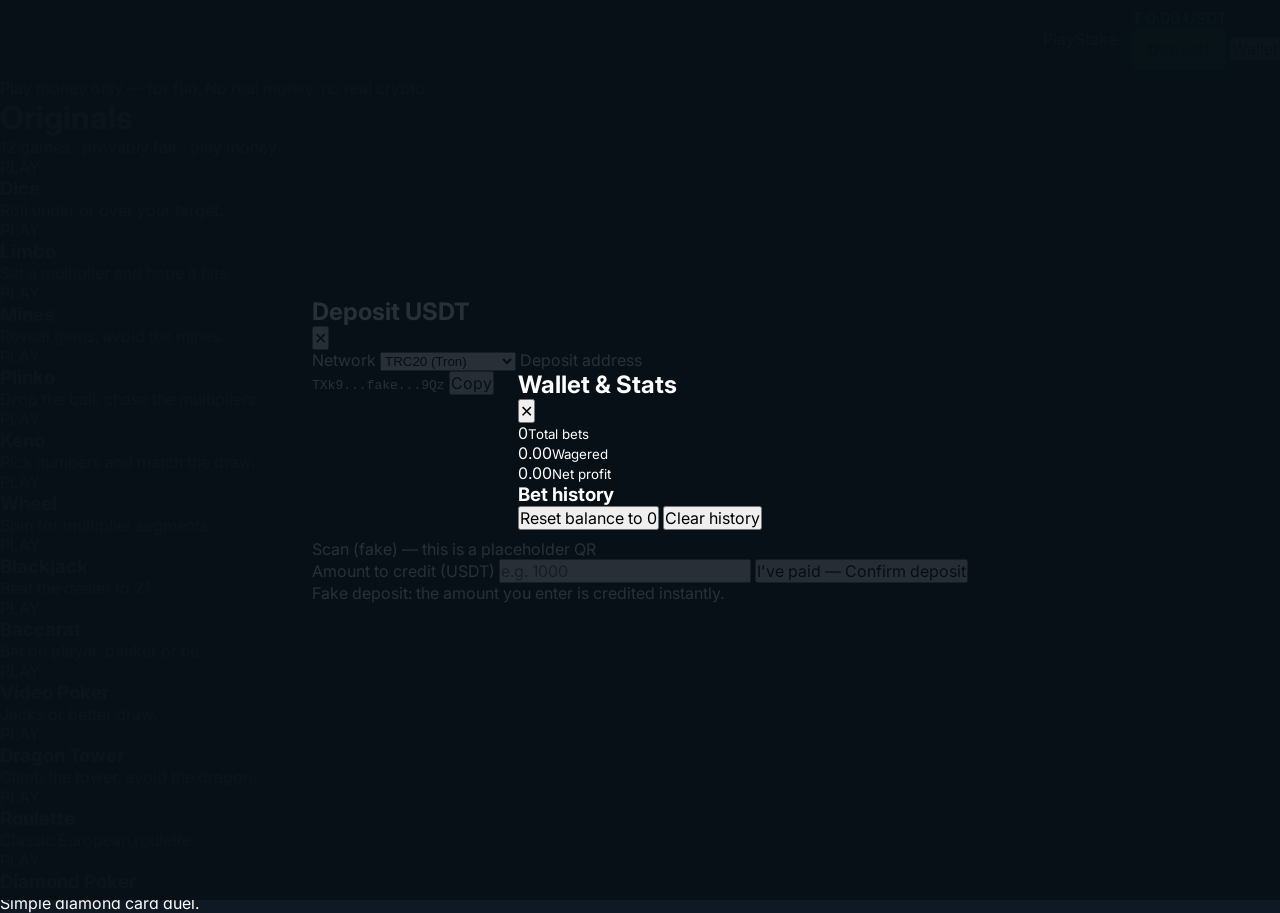
<file: Index.html>
<!DOCTYPE html>
<html lang="en">
<head>
<meta charset="UTF-8" />
<meta name="viewport" content="width=device-width, initial-scale=1.0" />
<title>PlayStake — Play Money Casino</title>
<link rel="stylesheet" href="styles.css" />
</head>
<body>

<header class="topbar">
  <div class="brand" onclick="location.href='index.html'">
    Play<span>Stake</span>
  </div>
  <div class="top-right">
    <div class="balance-pill">
      <span class="coin">₮</span>
      <span id="balanceDisplay">0.00</span>
      <span class="cur">USDT</span>
    </div>
    <button class="btn deposit-btn" onclick="openDeposit()">Deposit</button>
    <button class="btn ghost small" onclick="openWallet()">Wallet</button>
  </div>
</header>

<div class="banner">Play money only — for fun. No real money, no real crypto.</div>

<main class="container">
  <div class="lobby-head">
    <h1>Originals</h1>
    <p class="muted">12 games · provably fair · play money</p>
  </div>

  <div class="games" id="gameGrid"></div>
</main>

<!-- Deposit Modal -->
<div class="modal-overlay" id="depositModal">
  <div class="modal">
    <div class="modal-head">
      <h2>Deposit USDT</h2>
      <button class="close" onclick="closeDeposit()">✕</button>
    </div>

    <div class="modal-body">
      <label class="lbl">Network</label>
      <select id="networkSelect" class="input">
        <option>TRC20 (Tron)</option>
        <option>ERC20 (Ethereum)</option>
        <option>BEP20 (BSC)</option>
        <option>Polygon</option>
      </select>

      <label class="lbl">Deposit address</label>
      <div class="addr-row">
        <code id="fakeAddress">TXk9...fake...9Qz</code>
        <button class="btn ghost small" onclick="copyAddress()">Copy</button>
      </div>

      <div class="qr-wrap">
        <canvas id="qrCanvas" width="140" height="140"></canvas>
        <p class="muted tiny">Scan (fake) — this is a placeholder QR</p>
      </div>

      <label class="lbl">Amount to credit (USDT)</label>
      <input type="number" id="depositAmount" class="input" placeholder="e.g. 1000" min="0.01" step="0.01" />

      <button class="btn wide" onclick="confirmDeposit()">I've paid — Confirm deposit</button>
      <p class="muted tiny center">Fake deposit: the amount you enter is credited instantly.</p>
    </div>
  </div>
</div>

<!-- Wallet / History Modal -->
<div class="modal-overlay" id="walletModal">
  <div class="modal wide-modal">
    <div class="modal-head">
      <h2>Wallet & Stats</h2>
      <button class="close" onclick="closeWallet()">✕</button>
    </div>
    <div class="modal-body">
      <div class="stats-grid">
        <div class="stat"><span id="statBets">0</span><small>Total bets</small></div>
        <div class="stat"><span id="statWagered">0.00</span><small>Wagered</small></div>
        <div class="stat"><span id="statProfit">0.00</span><small>Net profit</small></div>
      </div>

      <h3 class="hist-title">Bet history</h3>
      <div class="history-list" id="historyList"></div>

      <div class="wallet-actions">
        <button class="btn ghost small" onclick="resetBalance()">Reset balance to 0</button>
        <button class="btn ghost small" onclick="clearHistory()">Clear history</button>
      </div>
    </div>
  </div>
</div>

<script src="app.js"></script>
<script>
  // Render lobby game cards
  const GAMES = [
    { id:'dice', name:'Dice', desc:'Roll under or over your target.' },
    { id:'limbo', name:'Limbo', desc:'Set a multiplier and hope it hits.' },
    { id:'mines', name:'Mines', desc:'Reveal gems, avoid the mines.' },
    { id:'plinko', name:'Plinko', desc:'Drop the ball, chase the multipliers.' },
    { id:'keno', name:'Keno', desc:'Pick numbers and match the draw.' },
    { id:'wheel', name:'Wheel', desc:'Spin for multiplier segments.' },
    { id:'blackjack', name:'Blackjack', desc:'Beat the dealer to 21.' },
    { id:'baccarat', name:'Baccarat', desc:'Bet on player, banker or tie.' },
    { id:'videopoker', name:'Video Poker', desc:'Jacks or better draw.' },
    { id:'dragontower', name:'Dragon Tower', desc:'Climb the tower, avoid the dragon.' },
    { id:'roulette', name:'Roulette', desc:'Classic European roulette.' },
    { id:'diamondpoker', name:'Diamond Poker', desc:'Simple diamond card duel.' }
  ];
  const grid = document.getElementById('gameGrid');
  GAMES.forEach(g => {
    const card = document.createElement('div');
    card.className = 'card';
    card.onclick = () => location.href = 'games/' + g.id + '.html';
    card.innerHTML = `<div class="card-tag">PLAY</div>
      <h3>${g.name}</h3><p>${g.desc}</p>`;
    grid.appendChild(card);
  });
</script>
</body>
</html>
</file>
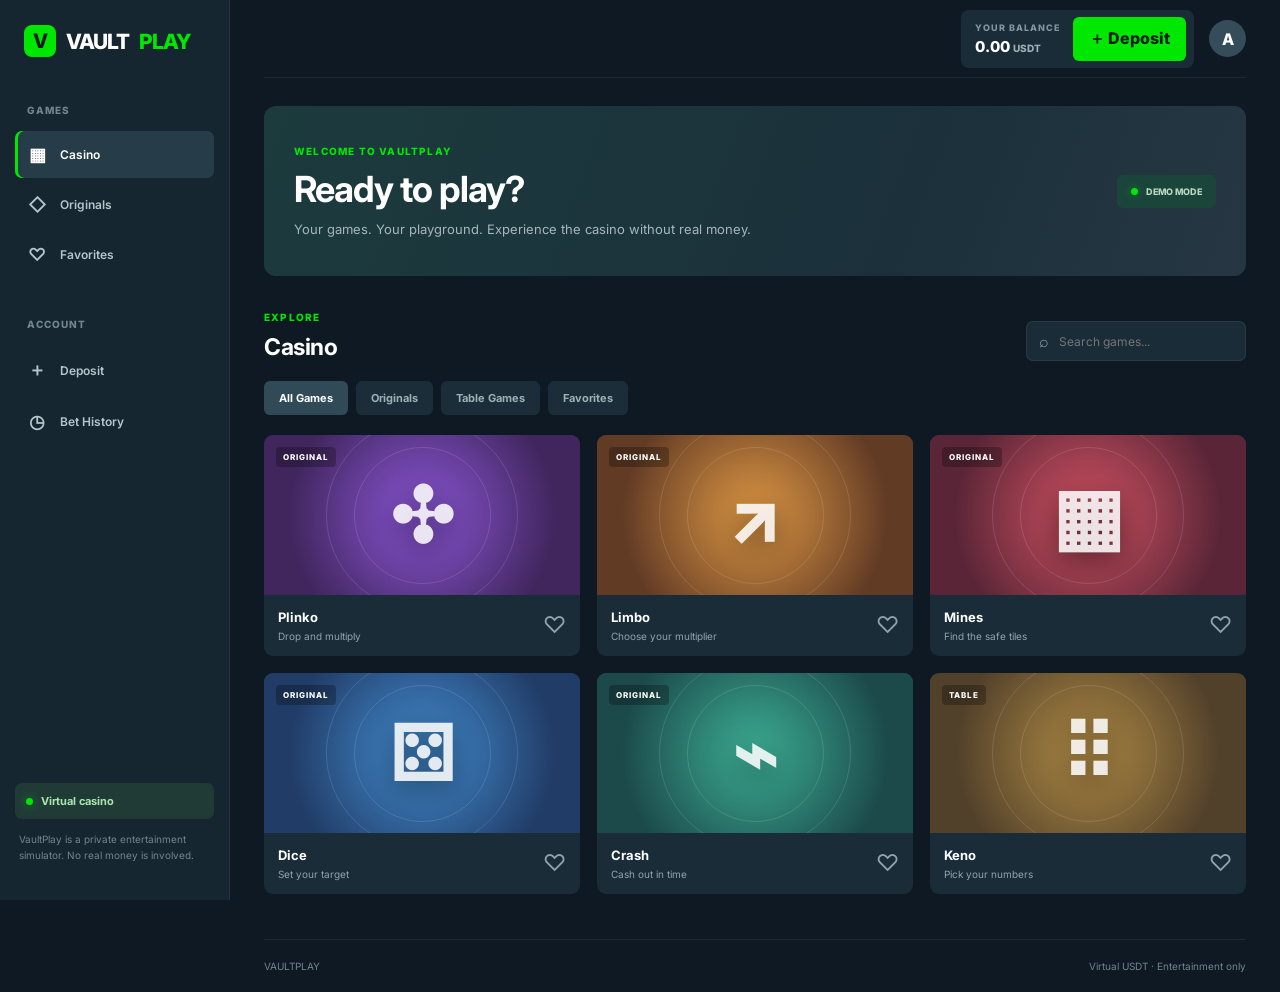
<file: index.html>
<!DOCTYPE html>
<html lang="en">
<head>
    <meta charset="UTF-8">
    <meta name="viewport" content="width=device-width, initial-scale=1.0">
    <meta name="theme-color" content="#0f1923">
    <title>VaultPlay | Casino</title>
    <link rel="stylesheet" href="styles.css">
    <script src="app.js" defer></script>
</head>
<body>

<div class="app">

    <!-- SIDEBAR -->
    <aside class="sidebar" id="sidebar">

        <a href="#" class="logo">
            <span class="logo-icon">V</span>
            VAULT<span>PLAY</span>
        </a>

        <div class="nav-section">
            <div class="nav-label">GAMES</div>

            <button class="nav-item active" data-view="casino">
                <span class="nav-icon">▦</span>
                Casino
            </button>

            <button class="nav-item" data-view="originals">
                <span class="nav-icon">◇</span>
                Originals
            </button>

            <button class="nav-item" data-view="favorites">
                <span class="nav-icon">♡</span>
                Favorites
            </button>
        </div>

        <div class="nav-section">
            <div class="nav-label">ACCOUNT</div>

            <button class="nav-item" id="sidebarDeposit">
                <span class="nav-icon">＋</span>
                Deposit
            </button>

            <button class="nav-item" data-view="history">
                <span class="nav-icon">◷</span>
                Bet History
            </button>
        </div>

        <div class="sidebar-bottom">
            <div class="demo-status">
                <span class="online-dot"></span>
                Virtual casino
            </div>

            <p>VaultPlay is a private entertainment simulator. No real money is involved.</p>
        </div>

    </aside>


    <!-- MAIN CONTENT -->
    <main class="main-content">

        <!-- TOP NAVIGATION -->
        <header class="topbar">

            <button class="mobile-menu" id="mobileMenu">☰</button>

            <div class="topbar-spacer"></div>

            <div class="wallet">

                <div class="wallet-info">
                    <span class="wallet-label">YOUR BALANCE</span>

                    <div class="wallet-amount">
                        <span id="balance">0.00</span>
                        <span class="currency">USDT</span>
                    </div>
                </div>

                <button class="deposit-btn" id="depositButton">
                    ＋ Deposit
                </button>

            </div>

            <button class="profile-btn">A</button>

        </header>


        <!-- WELCOME BANNER -->
        <section class="welcome-banner">

            <div class="welcome-content">

                <span class="welcome-label">WELCOME TO VAULTPLAY</span>

                <h1>Ready to play?</h1>

                <p>
                    Your games. Your playground.
                    Experience the casino without real money.
                </p>

            </div>

            <div class="welcome-badge">
                <span class="online-dot"></span>
                DEMO MODE
            </div>

        </section>


        <!-- GAME LOBBY -->
        <section class="lobby">

            <div class="lobby-header">

                <div>
                    <span class="section-label">EXPLORE</span>
                    <h2 id="pageTitle">Casino</h2>
                </div>

                <div class="search-container">
                    <span>⌕</span>

                    <input
                        type="search"
                        id="gameSearch"
                        placeholder="Search games..."
                    >
                </div>

            </div>


            <!-- CATEGORIES -->
            <div class="categories">

                <button class="category active" data-category="all">
                    All Games
                </button>

                <button class="category" data-category="originals">
                    Originals
                </button>

                <button class="category" data-category="table">
                    Table Games
                </button>

                <button class="category" data-category="favorites">
                    Favorites
                </button>

            </div>


            <!-- GAME GRID -->
            <div class="game-grid" id="gameGrid">

                <a class="game-card" href="games/plinko.html" data-name="Plinko" data-category="originals">

                    <div class="game-art plinko-art">
                        <span class="game-tag">ORIGINAL</span>
                        <span class="game-symbol">✣</span>
                    </div>

                    <div class="game-details">
                        <div>
                            <h3>Plinko</h3>
                            <p>Drop and multiply</p>
                        </div>

                        <button class="favorite-btn" aria-label="Favorite Plinko">♡</button>
                    </div>

                </a>


                <a class="game-card" href="games/limbo.html" data-name="Limbo" data-category="originals">

                    <div class="game-art limbo-art">
                        <span class="game-tag">ORIGINAL</span>
                        <span class="game-symbol">↗</span>
                    </div>

                    <div class="game-details">
                        <div>
                            <h3>Limbo</h3>
                            <p>Choose your multiplier</p>
                        </div>

                        <button class="favorite-btn" aria-label="Favorite Limbo">♡</button>
                    </div>

                </a>


                <a class="game-card" href="games/mines.html" data-name="Mines" data-category="originals">

                    <div class="game-art mines-art">
                        <span class="game-tag">ORIGINAL</span>
                        <span class="game-symbol">▦</span>
                    </div>

                    <div class="game-details">
                        <div>
                            <h3>Mines</h3>
                            <p>Find the safe tiles</p>
                        </div>

                        <button class="favorite-btn" aria-label="Favorite Mines">♡</button>
                    </div>

                </a>


                <a class="game-card" href="games/dice.html" data-name="Dice" data-category="originals">

                    <div class="game-art dice-art">
                        <span class="game-tag">ORIGINAL</span>
                        <span class="game-symbol">⚄</span>
                    </div>

                    <div class="game-details">
                        <div>
                            <h3>Dice</h3>
                            <p>Set your target</p>
                        </div>

                        <button class="favorite-btn" aria-label="Favorite Dice">♡</button>
                    </div>

                </a>


                <a class="game-card" href="games/crash.html" data-name="Crash" data-category="originals">

                    <div class="game-art crash-art">
                        <span class="game-tag">ORIGINAL</span>
                        <span class="game-symbol">⌁</span>
                    </div>

                    <div class="game-details">
                        <div>
                            <h3>Crash</h3>
                            <p>Cash out in time</p>
                        </div>

                        <button class="favorite-btn" aria-label="Favorite Crash">♡</button>
                    </div>

                </a>


                <a class="game-card" href="games/keno.html" data-name="Keno" data-category="table">

                    <div class="game-art keno-art">
                        <span class="game-tag">TABLE</span>
                        <span class="game-symbol">⠿</span>
                    </div>

                    <div class="game-details">
                        <div>
                            <h3>Keno</h3>
                            <p>Pick your numbers</p>
                        </div>

                        <button class="favorite-btn" aria-label="Favorite Keno">♡</button>
                    </div>

                </a>

            </div>

            <div class="empty-state hidden" id="emptyState">
                No games found.
            </div>

        </section>


        <footer class="footer">
            <span>VAULTPLAY</span>
            <span>Virtual USDT · Entertainment only</span>
        </footer>

    </main>

</div>


<!-- DEPOSIT MODAL -->
<div class="modal-overlay hidden" id="depositModal">

    <div class="deposit-modal">

        <button class="close-modal" id="closeModal">×</button>

        <span class="section-label">VIRTUAL WALLET</span>

        <h2>Deposit</h2>

        <p class="modal-description">
            Add virtual USDT to your balance.
            No real cryptocurrency or payments are involved.
        </p>

        <label for="depositAmount">
            Amount
            <span>USDT</span>
        </label>

        <div class="amount-input">

            <span>₮</span>

            <input
                type="number"
                id="depositAmount"
                placeholder="0.00"
                min="0.01"
                step="0.01"
            >

        </div>


        <div class="quick-amounts">

            <button data-amount="10">10</button>
            <button data-amount="50">50</button>
            <button data-amount="100">100</button>
            <button data-amount="500">500</button>

        </div>


        <p class="error-message hidden" id="depositError">
            Please enter a valid amount.
        </p>

        <button class="confirm-deposit" id="confirmDeposit">
            Confirm Deposit
        </button>

        <p class="modal-note">
            Virtual credits only. Your balance is saved locally.
        </p>

    </div>

</div>


<!-- NOTIFICATION -->
<div class="toast hidden" id="toast"></div>

</body>
</html>
</file>
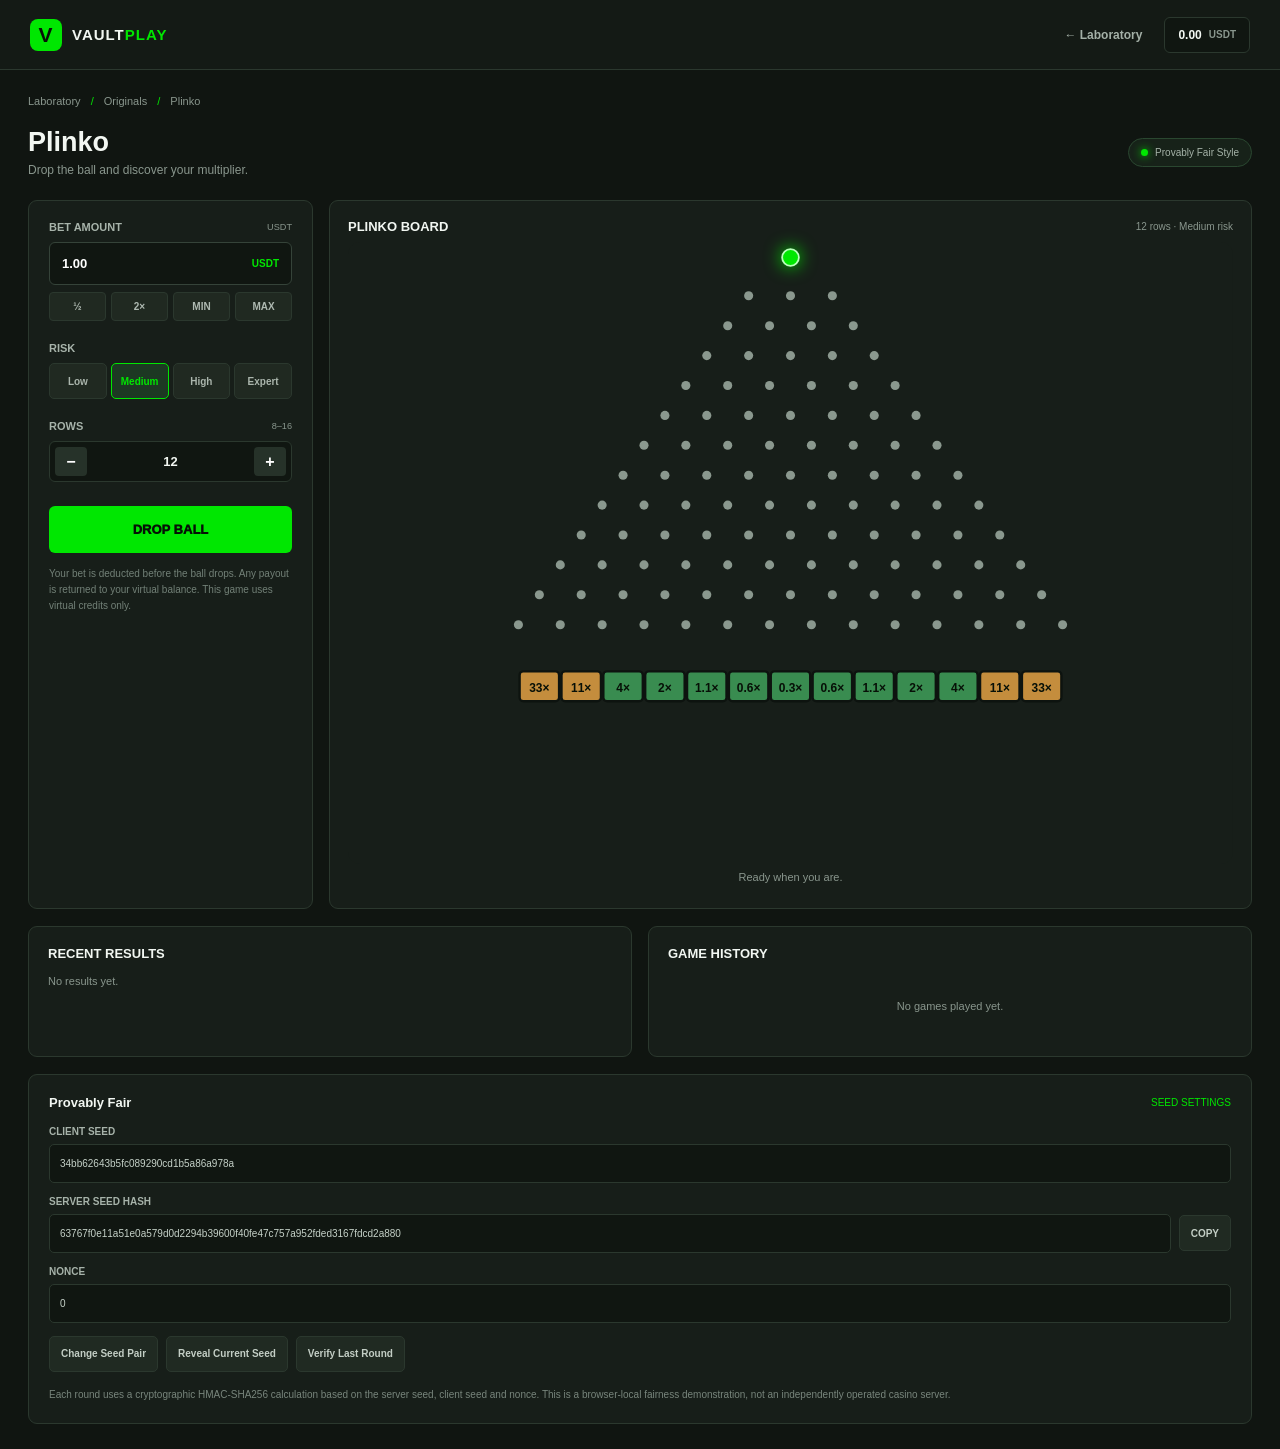
<file: games/plinko.html>
<!DOCTYPE html>
<html lang="en">
<head>
<meta charset="UTF-8">
<meta name="viewport" content="width=device-width, initial-scale=1.0">
<meta name="theme-color" content="#101511">
<title>VaultPlay — Plinko</title>

<style>
:root {
    --bg:#101511;
    --panel:#171e19;
    --border:#2b382e;
    --green:#00e701;
    --text:#f2f7f2;
    --muted:#89968d;
    --red:#f15b65;
}
* {box-sizing:border-box;margin:0;padding:0}
body {min-height:100vh;background:var(--bg);color:var(--text);font-family:Inter,Arial,sans-serif}
button,input {font:inherit}
button {cursor:pointer}
button:disabled {cursor:not-allowed;opacity:.45}
a {text-decoration:none;color:inherit}

.topbar {
    min-height:70px;background:#141a15;border-bottom:1px solid var(--border);
    display:flex;align-items:center;justify-content:space-between;padding:0 30px
}
.brand {display:flex;align-items:center;gap:10px;font-size:15px;font-weight:900;letter-spacing:1px}
.brand-mark {width:32px;height:32px;border-radius:8px;display:grid;place-items:center;background:var(--green);color:#071007;font-size:21px}
.brand-light {color:var(--green)}
.topbar-right {display:flex;align-items:center;gap:12px}
.back-link {color:#a4b0a7;font-size:12px;font-weight:700;padding:10px}
.back-link:hover {color:var(--green)}
.wallet {display:flex;align-items:center;gap:7px;background:#101611;border:1px solid var(--border);border-radius:6px;padding:10px 13px;font-size:12px;font-weight:800}
.wallet-currency {color:var(--muted);font-size:10px}

.page {width:100%;max-width:1700px;margin:auto;padding:25px 28px}
.breadcrumb {color:var(--muted);font-size:11px;margin-bottom:20px}
.breadcrumb span {color:var(--green);padding:0 7px}
.game-heading {display:flex;align-items:center;justify-content:space-between;margin-bottom:23px}
.game-heading h1 {font-size:27px;font-weight:900}
.game-heading p {color:var(--muted);font-size:12px;margin-top:5px}
.fair-status {display:flex;align-items:center;gap:7px;color:#a5b3a8;font-size:10px;background:#172219;border:1px solid #2a4730;border-radius:20px;padding:8px 12px}
.fair-dot {height:7px;width:7px;border-radius:50%;background:var(--green);box-shadow:0 0 8px var(--green)}

.game-layout {display:grid;grid-template-columns:285px minmax(0,1fr);gap:16px;align-items:stretch}
.controls {background:var(--panel);border:1px solid var(--border);border-radius:9px;padding:20px}
.control-group {margin-bottom:21px}
.control-label {display:flex;justify-content:space-between;align-items:center;color:#a7b3aa;font-size:11px;font-weight:800;margin-bottom:9px}
.control-label small {color:var(--muted);font-weight:500}
.bet-input-wrap {height:43px;display:flex;align-items:center;border:1px solid #354339;background:#101611;border-radius:6px;overflow:hidden}
.bet-input-wrap:focus-within {border-color:var(--green)}
.bet-input-wrap input {width:100%;min-width:0;height:100%;border:0;outline:0;background:transparent;color:white;padding:0 12px;font-size:13px;font-weight:800}
.bet-input-wrap input::-webkit-inner-spin-button,.bet-input-wrap input::-webkit-outer-spin-button {appearance:none}
.input-currency {padding:0 12px;color:var(--green);font-size:10px;font-weight:900}
.bet-shortcuts {display:grid;grid-template-columns:repeat(4,1fr);gap:5px;margin-top:7px}
.bet-shortcuts button {height:29px;border:1px solid var(--border);border-radius:4px;background:#202921;color:#aeb9b1;font-size:10px;font-weight:800}
.bet-shortcuts button:hover {background:#2c3a2f;color:white}

.risk-options {display:grid;grid-template-columns:repeat(4,minmax(0,1fr));gap:4px}
.risk-button {height:36px;background:#202921;border:1px solid var(--border);color:#aab5ac;border-radius:5px;font-size:10px;font-weight:800}
.risk-button.active {background:#1d3823;border-color:var(--green);color:var(--green)}
.risk-button[data-risk="expert"].active {background:#382024;border-color:#f15b65;color:#ff858b}

.rows-control {display:flex;align-items:center;justify-content:space-between;background:#101611;border:1px solid var(--border);border-radius:6px;padding:5px}
.rows-control button {width:32px;height:29px;border:0;border-radius:4px;color:white;background:#263229;font-weight:900}
.rows-control button:hover {color:var(--green)}
.rows-value {font-size:13px;font-weight:900}
.play-button {width:100%;height:47px;background:var(--green);color:#061006;border:0;border-radius:6px;font-size:13px;font-weight:1000;margin-top:3px;transition:.18s}
.play-button:hover:not(:disabled) {background:#28ff29;transform:translateY(-1px)}
.play-button:disabled {background:#47794a;color:#d7e5d8}
.control-note {color:#728077;font-size:10px;line-height:1.6;margin-top:13px}

.board-panel {min-width:0;width:100%;background:var(--panel);border:1px solid var(--border);border-radius:9px;padding:18px;display:flex;flex-direction:column}
.board-top {display:flex;align-items:center;justify-content:space-between;gap:12px;margin-bottom:8px}
.board-top h2 {font-size:13px;font-weight:900}
.board-top span {color:var(--muted);font-size:10px}
.board-wrapper {width:100%;min-width:0;display:flex;justify-content:center;align-items:center;position:relative}
#plinkoBoard {display:block;width:100%;max-width:none;height:auto;overflow:visible}
.peg {fill:#a8b7ab;opacity:.8}
.ball {fill:var(--green);stroke:#b8ffba;stroke-width:1.5;filter:drop-shadow(0 0 7px #00e701)}
.bin {stroke:#0d130f;stroke-width:2}
.bin-label {fill:#071007;font-size:10px;font-weight:900;text-anchor:middle}
.board-status {text-align:center;min-height:26px;color:var(--muted);font-size:11px;padding-top:7px}
.board-status strong {color:var(--green)}

.lower-grid {display:grid;grid-template-columns:1fr 1fr;gap:16px;margin-top:17px}
.lower-panel {background:var(--panel);border:1px solid var(--border);border-radius:9px;padding:19px;min-width:0}
.lower-panel h3 {font-size:13px;font-weight:900;margin-bottom:14px}
.recent-results {display:flex;gap:7px;flex-wrap:wrap}
.recent-chip {min-width:53px;text-align:center;padding:9px 8px;border-radius:5px;background:#202a22;color:#b8c5ba;font-size:10px;font-weight:900}
.recent-chip.win {background:#183820;color:var(--green)}
.recent-chip.loss {background:#382024;color:#ff8b91}
.recent-empty {color:var(--muted);font-size:11px}

.fairness {background:var(--panel);border:1px solid var(--border);border-radius:9px;padding:20px;margin-top:17px}
.fairness-heading {display:flex;align-items:center;justify-content:space-between;gap:10px;margin-bottom:16px}
.fairness-heading h3 {font-size:13px}
.fairness-heading span {color:var(--green);font-size:10px}
.seed-field {margin-bottom:13px}
.seed-field label {display:block;color:#a7b3aa;font-size:10px;font-weight:800;margin-bottom:7px}
.seed-input {width:100%;min-width:0;height:39px;border:1px solid var(--border);border-radius:5px;background:#101611;color:#c5d1c8;outline:0;padding:0 10px;font-size:10px}
.seed-input:focus {border-color:var(--green)}
.seed-readonly {display:flex;align-items:center;gap:8px}
.seed-readonly input {flex:1}
.seed-readonly button,.seed-action {flex-shrink:0;height:36px;border:1px solid var(--border);border-radius:5px;padding:0 11px;background:#202a22;color:#c3cec5;font-size:10px;font-weight:800}
.seed-readonly button:hover,.seed-action:hover {border-color:var(--green);color:var(--green)}
.seed-actions {display:flex;gap:8px;flex-wrap:wrap;margin-top:13px}
.fairness-note {color:#78857c;font-size:10px;line-height:1.7;margin-top:14px}

.history-list {max-height:250px;overflow-y:auto}
.history-row {display:grid;grid-template-columns:1fr auto auto;align-items:center;gap:12px;padding:11px 0;border-bottom:1px solid var(--border);font-size:10px}
.history-row:last-child {border-bottom:0}
.history-row span {color:#aab6ad}
.history-row strong {color:white;font-size:10px}
.history-row .positive {color:var(--green)}
.history-row .negative {color:var(--red)}
.history-empty {text-align:center;color:var(--muted);font-size:11px;padding:25px 0}

.toast {position:fixed;bottom:25px;left:50%;transform:translate(-50%,20px);background:#26352a;border:1px solid #45654b;color:white;border-radius:7px;padding:12px 18px;font-size:11px;opacity:0;pointer-events:none;transition:.25s;z-index:100;text-align:center;max-width:calc(100% - 30px)}
.toast.show {opacity:1;transform:translate(-50%,0)}

@media(max-width:950px) {
    .game-layout {grid-template-columns:250px minmax(0,1fr)}
    .page {padding:20px}
    .controls {padding:15px}
}
@media(max-width:720px) {
    .game-layout {grid-template-columns:1fr}
    .controls {order:2}
    .board-panel {order:1}
    .lower-grid {grid-template-columns:1fr}
}
@media(max-width:480px) {
    .topbar {padding:0 12px;min-height:62px}
    .brand {font-size:12px}
    .brand-mark {width:28px;height:28px}
    .back-link {font-size:10px;padding:5px}
    .wallet {padding:8px;font-size:10px;gap:4px}
    .page {padding:17px 12px}
    .game-heading {align-items:flex-start;flex-direction:column;gap:12px}
    .board-panel {padding:8px}
    .board-top {padding:0 4px}
    .history-row {gap:6px;font-size:9px}
}
</style>
</head>

<body>

<header class="topbar">
    <a href="../index.html" class="brand">
        <span class="brand-mark">V</span>
        <span>VAULT<span class="brand-light">PLAY</span></span>
    </a>
    <div class="topbar-right">
        <a href="../index.html" class="back-link">← Laboratory</a>
        <div class="wallet">
            <span id="walletBalance">0.00</span>
            <span class="wallet-currency">USDT</span>
        </div>
    </div>
</header>

<main class="page">
    <div class="breadcrumb">Laboratory <span>/</span> Originals <span>/</span> Plinko</div>

    <div class="game-heading">
        <div>
            <h1>Plinko</h1>
            <p>Drop the ball and discover your multiplier.</p>
        </div>
        <div class="fair-status">
            <span class="fair-dot"></span>
            Provably Fair Style
        </div>
    </div>

    <section class="game-layout">
        <aside class="controls">
            <div class="control-group">
                <div class="control-label"><span>BET AMOUNT</span><small>USDT</small></div>
                <div class="bet-input-wrap">
                    <input id="betAmount" type="number" min="0.01" step="any" value="1.00">
                    <span class="input-currency">USDT</span>
                </div>
                <div class="bet-shortcuts">
                    <button id="halfBet">½</button>
                    <button id="doubleBet">2×</button>
                    <button id="minBet">MIN</button>
                    <button id="maxBet">MAX</button>
                </div>
            </div>

            <div class="control-group">
                <div class="control-label"><span>RISK</span></div>
                <div class="risk-options">
                    <button class="risk-button" data-risk="low">Low</button>
                    <button class="risk-button active" data-risk="medium">Medium</button>
                    <button class="risk-button" data-risk="high">High</button>
                    <button class="risk-button" data-risk="expert">Expert</button>
                </div>
            </div>

            <div class="control-group">
                <div class="control-label"><span>ROWS</span><small>8–16</small></div>
                <div class="rows-control">
                    <button id="decreaseRows">−</button>
                    <span class="rows-value" id="rowsValue">12</span>
                    <button id="increaseRows">+</button>
                </div>
            </div>

            <button class="play-button" id="playButton">DROP BALL</button>
            <p class="control-note">
                Your bet is deducted before the ball drops.
                Any payout is returned to your virtual balance.
                This game uses virtual credits only.
            </p>
        </aside>

        <section class="board-panel">
            <div class="board-top">
                <h2>PLINKO BOARD</h2>
                <span id="boardInfo">12 rows · Medium risk</span>
            </div>
            <div class="board-wrapper">
                <svg id="plinkoBoard" viewBox="0 0 740 520" role="img" aria-label="Plinko pegboard"></svg>
            </div>
            <div class="board-status" id="boardStatus">Ready when you are.</div>
        </section>
    </section>

    <section class="lower-grid">
        <div class="lower-panel">
            <h3>RECENT RESULTS</h3>
            <div class="recent-results" id="recentResults">
                <span class="recent-empty">No results yet.</span>
            </div>
        </div>
        <div class="lower-panel">
            <h3>GAME HISTORY</h3>
            <div class="history-list" id="gameHistory">
                <div class="history-empty">No games played yet.</div>
            </div>
        </div>
    </section>

    <section class="fairness">
        <div class="fairness-heading">
            <h3>Provably Fair</h3>
            <span>SEED SETTINGS</span>
        </div>
        <div class="seed-field">
            <label for="clientSeed">CLIENT SEED</label>
            <input class="seed-input" id="clientSeed" type="text" maxlength="100" autocomplete="off">
        </div>
        <div class="seed-field">
            <label for="serverHash">SERVER SEED HASH</label>
            <div class="seed-readonly">
                <input class="seed-input" id="serverHash" readonly>
                <button id="copyHash">COPY</button>
            </div>
        </div>
        <div class="seed-field">
            <label for="nonceDisplay">NONCE</label>
            <input class="seed-input" id="nonceDisplay" readonly>
        </div>
        <div class="seed-actions">
            <button class="seed-action" id="changeSeed">Change Seed Pair</button>
            <button class="seed-action" id="revealSeed">Reveal Current Seed</button>
            <button class="seed-action" id="verifyRound">Verify Last Round</button>
        </div>
        <p class="fairness-note" id="fairnessStatus">
            Each round uses a cryptographic HMAC-SHA256 calculation
            based on the server seed, client seed and nonce.
            This is a browser-local fairness demonstration, not an
            independently operated casino server.
        </p>
    </section>
</main>

<div class="toast" id="toast"></div>

<script>
"use strict";

/* =========================================
   STORAGE AND WALLET
========================================= */

const STORAGE = {
    balance: "vaultplay_balance_v1",
    history: "vaultplay_history_v1",
    plinko: "vaultplay_plinko_v1"
};

function readJSON(key, fallback) {
    try {
        const value = localStorage.getItem(key);
        return value === null ? fallback : JSON.parse(value);
    } catch {
        return fallback;
    }
}

function readBalance() {
    const raw = localStorage.getItem(STORAGE.balance);
    if (raw === null) return 0;

    let value = raw;

    try {
        value = JSON.parse(raw);
    } catch {}

    if (typeof value === "object" && value !== null) {
        value = value.balance ?? value.walletBalance ?? value.amount ?? value.usdt ?? 0;
    }

    if (typeof value === "string") {
        value = value.replace(/USDT/gi, "").replace(/,/g, "").trim();
    }

    const number = Number(value);
    return Number.isFinite(number) && number >= 0 ? number : 0;
}

let balance = readBalance();

function money(value) {
    return Number(value).toLocaleString("en-US", {
        minimumFractionDigits: 2,
        maximumFractionDigits: 2
    });
}

function updateWallet() {
    balance = readBalance();
    document.getElementById("walletBalance").textContent = money(balance);
}

function saveBalance() {
    localStorage.setItem(STORAGE.balance, String(balance));
    updateWallet();
}

function addWalletHistory(description, amount, type) {
    const history = readJSON(STORAGE.history, []);

    history.unshift({
        id: Date.now() + Math.random(),
        description,
        amount: Number(amount),
        type,
        date: new Date().toISOString()
    });

    localStorage.setItem(STORAGE.history, JSON.stringify(history.slice(0, 100)));
}

/* =========================================
   ACTUAL STAKE-STYLE PAYTABLES
   Values run LEFT TO RIGHT.
   Each row is symmetrical.
========================================= */

const PAYTABLES = {
    8: {
        low:    [5.6,2.1,1.1,1,0.5,1,1.1,2.1,5.6],
        medium: [13,3,1.3,0.7,0.4,0.7,1.3,3,13],
        high:   [29,4,1.5,0.3,0.2,0.3,1.5,4,29],
        expert: [50,4.6,1.1,0.1,0.1,0.1,1.1,4.6,50]
    },
    9: {
        low:    [5.6,2,1.6,1,0.7,0.7,1,1.6,2,5.6],
        medium: [18,4,1.7,0.9,0.5,0.5,0.9,1.7,4,18],
        high:   [43,7,2,0.6,0.2,0.2,0.6,2,7,43],
        expert: [100,7.8,1.5,0.2,0.1,0.1,0.2,1.5,7.8,100]
    },
    10: {
        low:    [8.9,3,1.4,1.1,1,0.5,1,1.1,1.4,3,8.9],
        medium: [22,5,2,1.4,0.6,0.4,0.6,1.4,2,5,22],
        high:   [76,10,3,0.9,0.3,0.2,0.3,0.9,3,10,76],
        expert: [201,11,2,0.6,0.1,0.1,0.1,0.6,2,11,201]
    },
    11: {
        low:    [8.4,3,1.9,1.3,1,0.7,0.7,1,1.3,1.9,3,8.4],
        medium: [24,6,3,1.8,0.7,0.5,0.5,0.7,1.8,3,6,24],
        high:   [120,14,5.2,1.4,0.4,0.2,0.2,0.4,1.4,5.2,14,120],
        expert: [324,16,4,1.1,0.2,0.1,0.1,0.2,1.1,4,16,324]
    },
    12: {
        low:    [10,3,1.6,1.4,1.1,1,0.5,1,1.1,1.4,1.6,3,10],
        medium: [33,11,4,2,1.1,0.6,0.3,0.6,1.1,2,4,11,33],
        high:   [170,24,8.1,2,0.7,0.2,0.2,0.2,0.7,2,8.1,24,170],
        expert: [619,30,6,1.5,0.4,0.1,0.1,0.1,0.4,1.5,6,30,619]
    },
    13: {
        low:    [8.1,4,3,1.9,1.2,0.9,0.7,0.7,0.9,1.2,1.9,3,4,8.1],
        medium: [43,13,6,3,1.3,0.7,0.4,0.4,0.7,1.3,3,6,13,43],
        high:   [260,37,11,4,1,0.2,0.2,0.2,0.2,1,4,11,37,260],
        expert: [1012,52,10,3,0.6,0.1,0.1,0.1,0.1,0.6,3,10,52,1012]
    },
    14: {
        low:    [7.1,4,1.9,1.4,1.3,1.1,1,0.5,1,1.1,1.3,1.4,1.9,4,7.1],
        medium: [58,15,7,4,1.9,1,0.5,0.2,0.5,1,1.9,4,7,15,58],
        high:   [420,56,18,5,1.9,0.3,0.2,0.2,0.2,0.3,1.9,5,18,56,420],
        expert: [2369,80,16,3,1.2,0.2,0.1,0.1,0.1,0.2,1.2,3,16,80,2369]
    },
    15: {
        low:    [15,8,3,2,1.5,1.1,1,0.7,0.7,1,1.1,1.5,2,3,8,15],
        medium: [88,18,11,5,3,1.3,0.5,0.3,0.3,0.5,1.3,3,5,11,18,88],
        high:   [620,83,27,8,3,0.5,0.2,0.2,0.2,0.2,0.5,3,8,27,83,620],
        expert: [5000,125,23,6,1.8,0.2,0.1,0.1,0.1,0.1,0.2,1.8,6,23,125,5000]
    },
    16: {
        low:    [16,9,2,1.4,1.4,1.2,1.1,1,0.5,1,1.1,1.2,1.4,1.4,2,9,16],
        medium: [110,41,10,5,3,1.5,1,0.5,0.3,0.5,1,1.5,3,5,10,41,110],
        high:   [1000,130,26,9,4,2,0.2,0.2,0.2,0.2,0.2,2,4,9,26,130,1000],
        expert: [10000,216,26,7,2.5,1.1,0.1,0.1,0.1,0.1,0.1,1.1,2.5,7,26,216,10000]
    }
};

/* GAME STATE */

let rows = 12;
let risk = "medium";
let busy = false;
let recent = [];
let gameHistory = [];

const betInput = document.getElementById("betAmount");
const playButton = document.getElementById("playButton");
const board = document.getElementById("plinkoBoard");
const riskButtons = document.querySelectorAll(".risk-button");
const MIN_BET = 0.01;

function getMultipliers(rowCount, riskLevel) {
    const table = PAYTABLES[rowCount]?.[riskLevel];

    if (!table || table.length !== rowCount + 1) {
        throw new Error("Multiplier table is missing or invalid.");
    }

    return table;
}

/* CRYPTOGRAPHIC FAIRNESS */

function randomHex(bytes = 32) {
    if (!window.crypto || !crypto.getRandomValues) {
        throw new Error("Secure random number generation is unavailable.");
    }

    const data = new Uint8Array(bytes);
    crypto.getRandomValues(data);

    return Array.from(data)
        .map(byte => byte.toString(16).padStart(2, "0"))
        .join("");
}

async function sha256(text) {
    if (!crypto.subtle) {
        throw new Error("Secure cryptography is unavailable. Use HTTPS.");
    }

    const data = new TextEncoder().encode(text);
    const digest = await crypto.subtle.digest("SHA-256", data);

    return Array.from(new Uint8Array(digest))
        .map(byte => byte.toString(16).padStart(2, "0"))
        .join("");
}

async function hmacSHA256(keyText, message) {
    const key = await crypto.subtle.importKey(
        "raw",
        new TextEncoder().encode(keyText),
        {name:"HMAC",hash:"SHA-256"},
        false,
        ["sign"]
    );

    const signature = await crypto.subtle.sign(
        "HMAC",
        key,
        new TextEncoder().encode(message)
    );

    return new Uint8Array(signature);
}

function loadFairState() {
    let state = readJSON(STORAGE.plinko, null);

    if (
        !state ||
        typeof state.serverSeed !== "string" ||
        typeof state.clientSeed !== "string" ||
        !Number.isInteger(state.nonce)
    ) {
        state = {
            serverSeed: randomHex(32),
            clientSeed: randomHex(16),
            nonce: 0,
            lastRound: null
        };

        saveFairState(state);
    }

    return state;
}

function saveFairState(state) {
    localStorage.setItem(STORAGE.plinko, JSON.stringify(state));
}

let fair = loadFairState();

async function updateFairDisplay() {
    document.getElementById("clientSeed").value = fair.clientSeed;
    document.getElementById("serverHash").value = await sha256(fair.serverSeed);
    document.getElementById("nonceDisplay").value = fair.nonce;
}

async function createPath(serverSeed, clientSeed, nonce, rowCount) {
    const path = [];

    for (let step = 0; step < rowCount; step++) {
        const message = `${clientSeed}:${nonce}:${step}`;
        const digest = await hmacSHA256(serverSeed, message);
        path.push(digest[0] < 128 ? 0 : 1);
    }

    return path;
}

function getBin(path) {
    return path.reduce((sum, direction) => sum + direction, 0);
}

/* BOARD DRAWING */

const SVG_NS = "http://www.w3.org/2000/svg";

function svgElement(name, attributes = {}) {
    const element = document.createElementNS(SVG_NS, name);

    for (const [key,value] of Object.entries(attributes)) {
        element.setAttribute(key, value);
    }

    return element;
}

let boardGeometry = null;

function drawBoard() {
    board.innerHTML = "";

    const width = 740;
    const height = 520;
    const center = width / 2;
    const topY = 45;
    const rowGap = 25;
    const pegGap = 35;
    const binTop = topY + rows * rowGap + 14;
    const binCount = rows + 1;

    // Slot width matches the horizontal landing interval.
    const binWidth = pegGap;
    const totalBinWidth = binCount * binWidth;
    const startX = center - totalBinWidth / 2;

    boardGeometry = {
        width,height,center,topY,rowGap,pegGap,
        binTop,binWidth,startX
    };

    board.appendChild(svgElement("rect", {
        x:0,y:0,width,height,fill:"#171e19",rx:10
    }));

    // Pegs
    for (let row = 0; row < rows; row++) {
        const count = row + 3;
        const y = topY + row * rowGap;
        const start = center - ((count - 1) * pegGap) / 2;

        for (let col = 0; col < count; col++) {
            board.appendChild(svgElement("circle", {
                cx:start + col * pegGap,
                cy:y,
                r:3.8,
                class:"peg"
            }));
        }
    }

    // Exact payout slots
    const multipliers = getMultipliers(rows, risk);

    for (let i = 0; i < binCount; i++) {
        const x = startX + i * binWidth;
        const distance = Math.abs(i - rows / 2);
        const outer = distance >= rows / 2 - 1;

        let hue;

        if (risk === "expert") {
            hue = outer ? "#ed515d" : "#71343c";
        } else if (risk === "high") {
            hue = outer ? "#e65a63" : "#c38c42";
        } else if (risk === "medium") {
            hue = outer ? "#c48d3d" : "#398c50";
        } else {
            hue = outer ? "#528e57" : "#317e49";
        }

        board.appendChild(svgElement("rect", {
            x:x + 1,
            y:binTop,
            width:binWidth - 2,
            height:25,
            rx:3,
            fill:hue,
            class:"bin"
        }));

        const label = svgElement("text", {
            x:x + binWidth / 2,
            y:binTop + 17,
            class:"bin-label"
        });

        label.textContent = `${multipliers[i]}×`;
        board.appendChild(label);
    }

    board.appendChild(svgElement("circle", {
        id:"movingBall",
        cx:center,
        cy:13,
        r:7,
        class:"ball"
    }));

    updateBoardInfo();
}

function updateBoardInfo() {
    const label = risk === "expert" ? "Expert" :
        risk.charAt(0).toUpperCase() + risk.slice(1);

    document.getElementById("boardInfo").textContent =
        `${rows} rows · ${label} risk`;
}

function sleep(ms) {
    return new Promise(resolve => setTimeout(resolve, ms));
}

function animateBall(path) {
    return new Promise(async resolve => {
        const ball = document.getElementById("movingBall");
        const geo = boardGeometry;

        if (!ball || !geo) {
            resolve();
            return;
        }

        let position = 0;

        ball.setAttribute("cx", geo.center);
        ball.setAttribute("cy", 13);

        for (let step = 0; step < path.length; step++) {
            position += path[step] === 1 ? 1 : -1;

            const x = geo.center + position * geo.pegGap / 2;
            const y = geo.topY + step * geo.rowGap + 12;

            ball.setAttribute("cx", x);
            ball.setAttribute("cy", y);

            await sleep(95);
        }

        const bin = getBin(path);
        const binCenter =
            geo.startX + bin * geo.binWidth + geo.binWidth / 2;

        ball.setAttribute("cx", binCenter);
        ball.setAttribute("cy", geo.binTop - 8);

        await sleep(180);
        resolve();
    });
}

/* BET CONTROLS */

function setRisk(value) {
    risk = value;

    riskButtons.forEach(button => {
        button.classList.toggle("active", button.dataset.risk === risk);
    });

    drawBoard();
}

riskButtons.forEach(button => {
    button.addEventListener("click", () => {
        if (!busy) setRisk(button.dataset.risk);
    });
});

function setRows(value) {
    if (busy) return;

    rows = Math.max(8, Math.min(16, value));
    document.getElementById("rowsValue").textContent = rows;
    drawBoard();
}

document.getElementById("decreaseRows").addEventListener("click", () => setRows(rows - 1));
document.getElementById("increaseRows").addEventListener("click", () => setRows(rows + 1));

document.getElementById("halfBet").addEventListener("click", () => {
    betInput.value = Math.max(MIN_BET, Number(betInput.value) / 2).toFixed(2);
});

document.getElementById("doubleBet").addEventListener("click", () => {
    betInput.value = (Number(betInput.value) * 2).toFixed(2);
});

document.getElementById("minBet").addEventListener("click", () => {
    betInput.value = MIN_BET.toFixed(2);
});

document.getElementById("maxBet").addEventListener("click", () => {
    betInput.value = Math.max(0, balance).toFixed(2);
});

/* GAME HISTORY */

function renderGameHistory() {
    const container = document.getElementById("gameHistory");

    if (!gameHistory.length) {
        container.innerHTML = `<div class="history-empty">No games played yet.</div>`;
        return;
    }

    container.innerHTML = gameHistory.slice(0,12).map(item => `
        <div class="history-row">
            <span>${item.rows} rows · ${item.risk}</span>
            <strong>${item.multiplier.toFixed(2)}×</strong>
            <strong class="${item.profit >= 0 ? "positive" : "negative"}">
                ${item.profit >= 0 ? "+" : ""}${money(item.profit)}
            </strong>
        </div>
    `).join("");
}

function renderRecent() {
    const container = document.getElementById("recentResults");

    if (!recent.length) {
        container.innerHTML = `<span class="recent-empty">No results yet.</span>`;
        return;
    }

    container.innerHTML = recent.map(item => `
        <span class="recent-chip ${item.profit > 0 ? "win" : "loss"}">
            ${item.multiplier.toFixed(2)}×
        </span>
    `).join("");
}

function addGameResult(result) {
    gameHistory.unshift(result);
    gameHistory = gameHistory.slice(0,50);
    recent.unshift(result);
    recent = recent.slice(0,10);
    renderGameHistory();
    renderRecent();
}

/* TOAST */

let toastTimeout;

function toast(message) {
    const element = document.getElementById("toast");
    element.textContent = message;
    element.classList.add("show");
    clearTimeout(toastTimeout);

    toastTimeout = setTimeout(() => {
        element.classList.remove("show");
    },2500);
}

/* PLAY GAME */

async function playGame() {
    if (busy) return;

    const bet = Number(betInput.value);

    if (!Number.isFinite(bet) || bet < MIN_BET) {
        toast("Minimum bet is 0.01 USDT.");
        return;
    }

    balance = readBalance();

    if (bet > balance) {
        updateWallet();
        toast("Insufficient balance. Add virtual USDT in Laboratory.");
        return;
    }

    if (bet > 1000000000) {
        toast("Bet amount is too large.");
        return;
    }

    if (!crypto.subtle || !crypto.getRandomValues) {
        toast("Secure cryptography requires HTTPS.");
        return;
    }

    busy = true;
    playButton.disabled = true;
    playButton.textContent = "BALL DROPPING...";

    let betDeducted = false;
    let payoutCredited = false;

    try {
        balance = Math.round((balance - bet) * 100) / 100;
        saveBalance();
        betDeducted = true;

        addWalletHistory("Plinko bet", bet, "debit");

        const roundNonce = fair.nonce;
        const roundClientSeed = fair.clientSeed;
        const roundServerSeed = fair.serverSeed;
        const roundRows = rows;
        const roundRisk = risk;

        const serverSeedHash = await sha256(roundServerSeed);

        const path = await createPath(
            roundServerSeed,
            roundClientSeed,
            roundNonce,
            roundRows
        );

        const bin = getBin(path);
        const multiplier = getMultipliers(roundRows, roundRisk)[bin];

        const payout = Math.round(bet * multiplier * 100) / 100;
        const profit = Math.round((payout - bet) * 100) / 100;

        document.getElementById("boardStatus").textContent = "Ball is dropping...";

        await animateBall(path);

        if (payout > 0) {
            balance = Math.round((readBalance() + payout) * 100) / 100;
            saveBalance();
            payoutCredited = true;
            addWalletHistory("Plinko payout", payout, "credit");
        }

        document.getElementById("boardStatus").innerHTML =
            `Landed in slot ${bin + 1} · <strong>${multiplier.toFixed(2)}×</strong>`;

        const result = {
            bet,
            payout,
            profit,
            multiplier,
            bin,
            rows:roundRows,
            risk:roundRisk,
            path,
            nonce:roundNonce,
            clientSeed:roundClientSeed,
            serverSeed:roundServerSeed,
            serverSeedHash,
            date:new Date().toISOString()
        };

        fair.lastRound = result;
        fair.nonce += 1;
        saveFairState(fair);

        await updateFairDisplay();
        addGameResult(result);

        toast(
            profit >= 0
                ? `Round complete: +${money(profit)} USDT`
                : `Round complete: ${money(profit)} USDT`
        );

    } catch (error) {
        console.error(error);

        if (betDeducted && !payoutCredited) {
            balance = Math.round((readBalance() + bet) * 100) / 100;
            saveBalance();
            addWalletHistory("Plinko bet refund", bet, "credit");
            toast("Something went wrong. Your bet has been refunded.");
        } else {
            toast("Something went wrong. Check your balance and reload.");
        }

    } finally {
        busy = false;
        playButton.disabled = false;
        playButton.textContent = "DROP BALL";
    }
}

playButton.addEventListener("click", playGame);

/* CLIENT SEED */

document.getElementById("clientSeed").addEventListener("change", event => {
    if (busy) return;

    const value = event.target.value.trim();

    if (!value) {
        event.target.value = fair.clientSeed;
        return;
    }

    fair.clientSeed = value;
    saveFairState(fair);
    updateFairDisplay();
    toast("Client seed updated.");
});

document.getElementById("changeSeed").addEventListener("click", async () => {
    if (busy) return;

    fair.serverSeed = randomHex(32);
    fair.clientSeed = randomHex(16);
    fair.nonce = 0;
    fair.lastRound = null;

    saveFairState(fair);
    await updateFairDisplay();

    document.getElementById("fairnessStatus").textContent =
        "New local seed pair created. The previous seed pair is not retained for verification after changing it.";

    toast("New seed pair created.");
});

/* REVEAL SEED */

document.getElementById("revealSeed").addEventListener("click", async () => {
    if (busy) return;

    const seed = fair.serverSeed;

    document.getElementById("fairnessStatus").textContent =
        `Current server seed: ${seed}. Its SHA-256 hash is ${await sha256(seed)}. This seed is local to this browser.`;

    toast("Current seed revealed.");
});

/* VERIFY LAST ROUND */

document.getElementById("verifyRound").addEventListener("click", async () => {
    if (busy) return;

    const result = fair.lastRound;

    if (!result) {
        toast("Play a round before verifying.");
        return;
    }

    try {
        const calculatedHash = await sha256(result.serverSeed);

        const calculatedPath = await createPath(
            result.serverSeed,
            result.clientSeed,
            result.nonce,
            result.rows
        );

        const calculatedBin = getBin(calculatedPath);
        const calculatedMultiplier =
            getMultipliers(result.rows,result.risk)[calculatedBin];

        const valid =
            calculatedHash === result.serverSeedHash &&
            JSON.stringify(calculatedPath) === JSON.stringify(result.path) &&
            calculatedBin === result.bin &&
            calculatedMultiplier === result.multiplier;

        document.getElementById("fairnessStatus").textContent = valid
            ? `VERIFIED: Seed hash, path, bin and multiplier match. Server seed: ${result.serverSeed}. Client seed: ${result.clientSeed}. Nonce: ${result.nonce}.`
            : "VERIFICATION FAILED: The calculated result does not match the saved round.";

        toast(valid ? "Round verified successfully." : "Verification failed.");

    } catch (error) {
        console.error(error);
        toast("Unable to verify this round.");
    }
});

/* COPY HASH */

document.getElementById("copyHash").addEventListener("click", async () => {
    const hash = document.getElementById("serverHash").value;

    try {
        await navigator.clipboard.writeText(hash);
        toast("Server seed hash copied.");
    } catch {
        toast("Copy is unavailable in this browser.");
    }
});

/* INITIALIZE */

async function initialize() {
    updateWallet();
    drawBoard();
    renderRecent();
    renderGameHistory();
    await updateFairDisplay();
}

initialize().catch(error => {
    console.error(error);
    toast("Unable to initialize fairness settings.");
});
</script>

</body>
</html>
</file>
<file: styles.css>
@import url('https://fonts.googleapis.com/css2?family=Inter:wght@400;500;600;700;800&display=swap');

:root {
    --bg: #0f1923;
    --sidebar: #162630;
    --panel: #1a2c38;
    --panel-hover: #263d49;
    --green: #00e701;
    --text: #ffffff;
    --muted: #91a4ad;
    --border: rgba(255,255,255,0.07);
}

* {
    box-sizing: border-box;
    margin: 0;
    padding: 0;
}

body {
    background: var(--bg);
    color: var(--text);
    font-family: Inter, sans-serif;
    min-height: 100vh;
}

button, input {
    font: inherit;
}

button {
    cursor: pointer;
}

.hidden {
    display: none !important;
}

/* APP LAYOUT */

.app {
    min-height: 100vh;
}

.sidebar {
    position: fixed;
    top: 0;
    left: 0;
    bottom: 0;
    width: 230px;
    background: var(--sidebar);
    border-right: 1px solid var(--border);
    padding: 25px 15px;
    display: flex;
    flex-direction: column;
    z-index: 10;
}

.main-content {
    margin-left: 230px;
    padding: 0 34px;
    min-height: 100vh;
    max-width: 1800px;
}

/* LOGO */

.logo {
    display: flex;
    align-items: center;
    gap: 10px;
    color: white;
    text-decoration: none;
    font-size: 21px;
    font-weight: 800;
    letter-spacing: -1px;
    padding: 0 9px 35px;
}

.logo-icon {
    background: var(--green);
    color: #102019;
    width: 32px;
    height: 32px;
    border-radius: 8px;
    display: grid;
    place-items: center;
    font-size: 20px;
}

.logo span:last-child {
    color: var(--green);
}

/* SIDEBAR NAVIGATION */

.nav-section {
    margin-bottom: 25px;
}

.nav-label {
    color: #71858f;
    font-size: 10px;
    font-weight: 800;
    letter-spacing: 1px;
    padding: 12px;
}

.nav-item {
    display: flex;
    align-items: center;
    gap: 13px;
    width: 100%;
    border: none;
    border-radius: 7px;
    padding: 13px 12px;
    background: transparent;
    color: #b6c5cb;
    font-size: 12px;
    font-weight: 600;
    text-align: left;
    margin: 3px 0;
}

.nav-item:hover,
.nav-item.active {
    background: #263d49;
    color: white;
}

.nav-item.active {
    box-shadow: inset 3px 0 var(--green);
}

.nav-icon {
    font-size: 18px;
    width: 20px;
    text-align: center;
}

.sidebar-bottom {
    margin-top: auto;
}

.demo-status {
    background: #203b36;
    color: #a8e8b0;
    padding: 11px;
    border-radius: 7px;
    font-size: 11px;
    font-weight: 700;
    display: flex;
    align-items: center;
    gap: 8px;
}

.online-dot {
    width: 7px;
    height: 7px;
    background: var(--green);
    border-radius: 50%;
    display: inline-block;
    box-shadow: 0 0 8px #00e70177;
}

.sidebar-bottom p {
    font-size: 10px;
    color: #71858f;
    line-height: 1.6;
    padding: 12px 4px;
}

/* TOP BAR */

.topbar {
    height: 78px;
    display: flex;
    align-items: center;
    justify-content: flex-end;
    gap: 15px;
    border-bottom: 1px solid var(--border);
}

.topbar-spacer {
    flex: 1;
}

.wallet {
    display: flex;
    align-items: center;
    gap: 13px;
    background: var(--panel);
    padding: 7px 8px 7px 14px;
    border-radius: 8px;
}

.wallet-info {
    display: flex;
    flex-direction: column;
    gap: 4px;
}

.wallet-label {
    font-size: 9px;
    font-weight: 800;
    color: #82959e;
    letter-spacing: 1px;
}

.wallet-amount {
    font-size: 15px;
    font-weight: 800;
}

.currency {
    color: #9db0b8;
    font-size: 10px;
}

.deposit-btn,
.confirm-deposit {
    background: var(--green);
    color: #102019;
    border: none;
    border-radius: 6px;
    font-weight: 800;
    padding: 11px 16px;
}

.deposit-btn:hover,
.confirm-deposit:hover {
    background: #39ff39;
}

.profile-btn {
    width: 37px;
    height: 37px;
    border-radius: 50%;
    border: none;
    background: #354d5a;
    color: white;
    font-weight: 800;
}

.mobile-menu {
    display: none;
}

/* WELCOME BANNER */

.welcome-banner {
    margin: 28px 0 35px;
    padding: 30px;
    min-height: 170px;
    border-radius: 12px;
    background: linear-gradient(
        110deg,
        #1c3b3d,
        #1b303b 65%,
        #263743
    );
    display: flex;
    justify-content: space-between;
    align-items: center;
}

.welcome-label,
.section-label {
    color: var(--green);
    font-size: 10px;
    font-weight: 800;
    letter-spacing: 1.2px;
    display: block;
    margin-bottom: 10px;
}

.welcome-banner h1 {
    font-size: clamp(25px, 3vw, 36px);
    letter-spacing: -1px;
    margin-bottom: 10px;
}

.welcome-banner p {
    font-size: 13px;
    color: #a5b7bd;
}

.welcome-badge {
    background: #1b443b;
    color: #b6d9c0;
    padding: 11px 14px;
    border-radius: 6px;
    font-size: 9px;
    font-weight: 800;
    display: flex;
    align-items: center;
    gap: 8px;
}

/* LOBBY */

.lobby {
    padding-bottom: 45px;
}

.lobby-header {
    display: flex;
    justify-content: space-between;
    align-items: end;
    gap: 20px;
    margin-bottom: 20px;
}

.lobby-header h2 {
    font-size: 23px;
    letter-spacing: -0.5px;
}

.search-container {
    width: 220px;
    height: 40px;
    display: flex;
    align-items: center;
    gap: 10px;
    background: var(--panel);
    border: 1px solid var(--border);
    border-radius: 7px;
    padding: 0 12px;
    color: var(--muted);
}

.search-container input {
    width: 100%;
    border: none;
    outline: none;
    background: transparent;
    color: white;
    font-size: 12px;
}

.categories {
    display: flex;
    gap: 8px;
    overflow-x: auto;
    padding-bottom: 20px;
}

.category {
    border: none;
    border-radius: 6px;
    padding: 10px 15px;
    background: #1b2d38;
    color: #9eb0b7;
    font-size: 11px;
    font-weight: 700;
    white-space: nowrap;
}

.category:hover,
.category.active {
    background: #304b57;
    color: white;
}

/* GAME CARDS */

.game-grid {
    display: grid;
    grid-template-columns: repeat(3, minmax(0, 1fr));
    gap: 17px;
}

.game-card {
    background: var(--panel);
    border-radius: 9px;
    overflow: hidden;
    transition: transform 0.2s, background 0.2s;
}

.game-card:hover {
    transform: translateY(-3px);
    background: #203541;
}

/* Anchor-based game card: kill default link styling */
a.game-card {
    display: block;
    text-decoration: none;
    color: inherit;
}

.game-art {
    height: 160px;
    position: relative;
    display: grid;
    place-items: center;
    overflow: hidden;
}

.game-art::before,
.game-art::after {
    content: "";
    position: absolute;
    width: 190px;
    height: 190px;
    border: 1px solid #ffffff20;
    border-radius: 50%;
}

.game-art::after {
    width: 135px;
    height: 135px;
}

.game-symbol {
    font-size: 76px;
    font-weight: 800;
    color: #ffffffdd;
    text-shadow: 0 8px 30px #0008;
    z-index: 1;
}

.game-tag {
    position: absolute;
    top: 12px;
    left: 12px;
    background: #0004;
    padding: 5px 7px;
    border-radius: 4px;
    font-size: 8px;
    font-weight: 800;
    letter-spacing: 1px;
    z-index: 1;
}

.plinko-art {
    background: radial-gradient(circle, #8c57d8, #41265e 75%);
}

.limbo-art {
    background: radial-gradient(circle, #df9844, #623b25 75%);
}

.mines-art {
    background: radial-gradient(circle, #d65364, #5a2637 75%);
}

.dice-art {
    background: radial-gradient(circle, #448fd4, #213c67 75%);
}

.crash-art {
    background: radial-gradient(circle, #3cae94, #1c4a4b 75%);
}

.keno-art {
    background: radial-gradient(circle, #b18c45, #51402a 75%);
}

.game-details {
    padding: 14px;
    display: flex;
    justify-content: space-between;
    align-items: center;
}

.game-details h3 {
    font-size: 13px;
    margin-bottom: 5px;
}

.game-details p {
    font-size: 10px;
    color: var(--muted);
}

.favorite-btn {
    border: none;
    background: transparent;
    color: var(--muted);
    font-size: 23px;
}

.favorite-btn.is-favorite {
    color: #ff6681;
}

/* Keep the favorite button above the link and unaffected by hover */
.game-card .favorite-btn {
    position: relative;
    z-index: 1;
    cursor: pointer;
    line-height: 1;
}

.empty-state {
    background: var(--panel);
    border-radius: 8px;
    padding: 40px;
    text-align: center;
    color: var(--muted);
}

/* FOOTER */

.footer {
    border-top: 1px solid var(--border);
    padding: 20px 0;
    display: flex;
    justify-content: space-between;
    gap: 15px;
    color: #71858f;
    font-size: 10px;
}

/* DEPOSIT MODAL */

.modal-overlay {
    position: fixed;
    inset: 0;
    z-index: 20;
    background: #071018dd;
    display: grid;
    place-items: center;
    padding: 18px;
}

.deposit-modal {
    width: min(100%, 420px);
    position: relative;
    padding: 28px;
    background: var(--panel);
    border: 1px solid var(--border);
    border-radius: 12px;
    box-shadow: 0 25px 90px #0008;
}

.close-modal {
    position: absolute;
    top: 12px;
    right: 17px;
    border: none;
    background: transparent;
    color: var(--muted);
    font-size: 27px;
}

.deposit-modal h2 {
    font-size: 24px;
    margin-bottom: 10px;
}

.modal-description {
    color: var(--muted);
    font-size: 12px;
    line-height: 1.6;
    margin-bottom: 24px;
}

.deposit-modal label {
    display: flex;
    justify-content: space-between;
    font-size: 11px;
    font-weight: 700;
    margin-bottom: 9px;
}

.deposit-modal label span {
    color: var(--muted);
}

.amount-input {
    height: 49px;
    display: flex;
    align-items: center;
    gap: 10px;
    background: #101e28;
    border: 1px solid #344b57;
    border-radius: 7px;
    padding: 0 13px;
    color: var(--green);
    font-weight: 800;
}

.amount-input input {
    background: transparent;
    border: none;
    outline: none;
    color: white;
    width: 100%;
    font-size: 17px;
    font-weight: 700;
}

.amount-input input::-webkit-inner-spin-button {
    appearance: none;
}

.quick-amounts {
    display: grid;
    grid-template-columns: repeat(4, 1fr);
    gap: 7px;
    margin: 12px 0 20px;
}

.quick-amounts button {
    background: #263d49;
    color: #c1cdd1;
    border: none;
    border-radius: 5px;
    padding: 10px;
    font-size: 11px;
    font-weight: 700;
}

.quick-amounts button:hover {
    background: #355563;
}

.confirm-deposit {
    width: 100%;
    min-height: 46px;
}

.error-message {
    color: #ff7c85;
    font-size: 11px;
    margin-bottom: 12px;
}

.modal-note {
    text-align: center;
    font-size: 10px;
    color: #71858f;
    margin-top: 15px;
}

/* TOAST */

.toast {
    position: fixed;
    z-index: 30;
    bottom: 25px;
    left: 50%;
    transform: translateX(-50%);
    background: #203b36;
    color: #b8f3c1;
    padding: 12px 18px;
    border-radius: 7px;
    box-shadow: 0 8px 30px #0005;
    font-size: 12px;
    font-weight: 700;
}

/* MOBILE */

@media (max-width: 1050px) {
    .game-grid {
        grid-template-columns: repeat(2, minmax(0, 1fr));
    }
}

@media (max-width: 700px) {
    .sidebar {
        transform: translateX(-100%);
        transition: transform 0.2s;
        box-shadow: 15px 0 40px #0005;
    }

    .sidebar.open {
        transform: translateX(0);
    }

    .main-content {
        margin-left: 0;
        padding: 0 16px;
    }

    .topbar {
        height: 66px;
        justify-content: space-between;
    }

    .mobile-menu {
        display: block;
        border: none;
        background: transparent;
        color: white;
        font-size: 22px;
    }

    .topbar-spacer {
        display: none;
    }

    .wallet {
        margin-left: auto;
        gap: 8px;
        padding-left: 10px;
    }

    .wallet-amount {
        font-size: 13px;
    }

    .deposit-btn {
        padding: 10px 11px;
        font-size: 11px;
    }

    .profile-btn {
        display: none;
    }

    .welcome-banner {
        margin: 20px 0 27px;
        padding: 23px 20px;
        min-height: 150px;
    }

    .welcome-badge {
        display: none;
    }

    .welcome-banner p {
        line-height: 1.5;
    }

    .lobby-header {
        flex-direction: column;
        align-items: stretch;
    }

    .search-container {
        width: 100%;
    }

    .game-grid {
        grid-template-columns: repeat(2, minmax(0, 1fr));
        gap: 10px;
    }

    .game-art {
        height: 120px;
    }

    .game-symbol {
        font-size: 57px;
    }

    .game-details {
        padding: 11px;
    }

    .footer {
        flex-direction: column;
    }
}

@media (max-width: 360px) {
    .game-grid {
        grid-template-columns: 1fr;
    }
}
</file>
